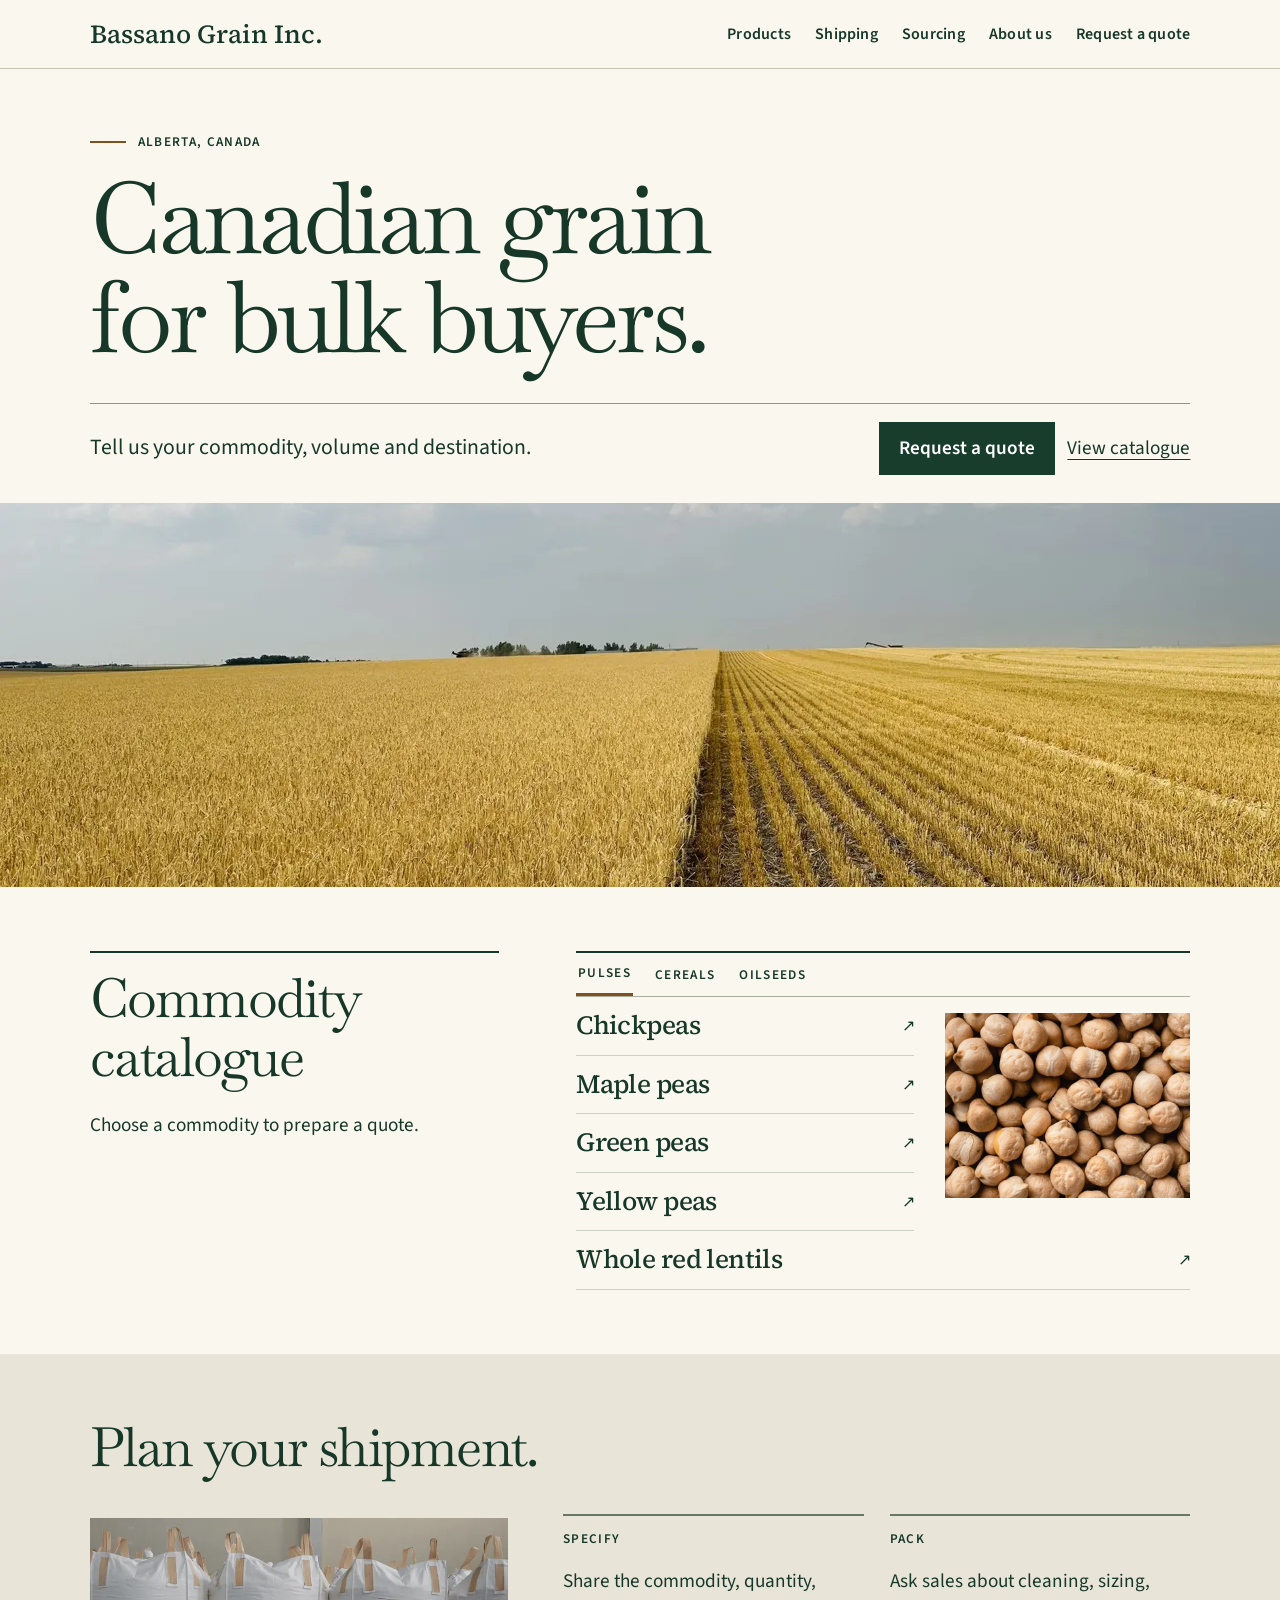
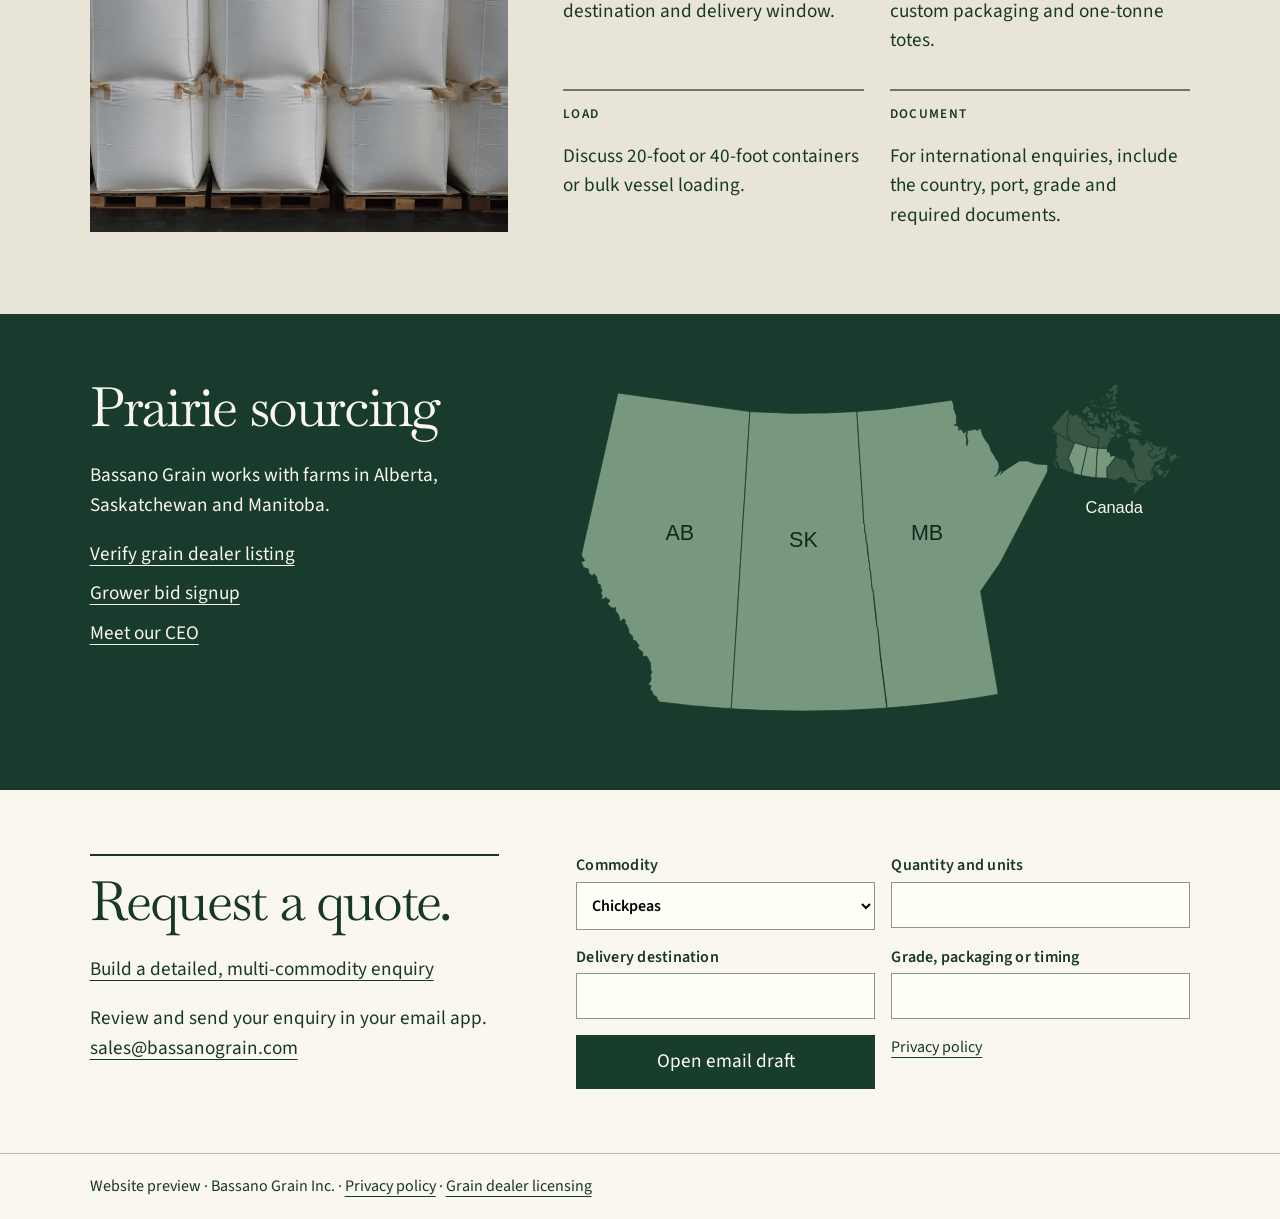
<file: index.html>
<!doctype html><html lang="en-CA"><meta charset="utf-8"><meta name="viewport" content="width=device-width,initial-scale=1"><meta name="robots" content="noindex,nofollow"><title>Bassano Grain | Canadian grains, pulses and oilseeds</title><meta name="site-version" content="bassano-preview v2.4.0"><link rel="preload" as="font" type="font/woff2" href="assets/display.woff2" crossorigin><link rel="preload" as="font" type="font/woff2" href="assets/sans.woff2" crossorigin><link rel="stylesheet" href="assets/design.css?v=2.3.1"><body><a class="skip" href="#main">Skip to content</a><header><strong><a href="index.html" style="text-decoration:none">Bassano Grain Inc.</a></strong><button hidden class="menub" aria-controls="nav" aria-expanded="false">Menu</button><nav id="nav" aria-label="Main"><a href="#products">Products</a><a href="#shipping">Shipping</a><a href="#about">Sourcing</a><a href="about.html">About us</a><a href="#quote">Request a quote</a></nav></header><main id="main"><section class=hero><span class=ey>Alberta, Canada</span><h1>Canadian grain<br> for bulk buyers.</h1><div class=row><p>Tell us your commodity, volume and destination.</p><div><a class=cta href="#quote">Request a quote</a> &nbsp; <a href="#products">View catalogue</a></div></div></section><img class="photo" fetchpriority="high" src="assets/field1920.webp" srcset="assets/field480.webp 480w, assets/field800.webp 800w, assets/field1280.webp 1280w, assets/field1920.webp 1920w" width="2500" height="1875" sizes="100vw" alt="Golden Prairie field beneath an open sky"><section id="products" class="catalog"><div><h2>Commodity<br>catalogue</h2><p>Choose a commodity to prepare a quote.</p></div><div><div class="tabs" role="tablist" aria-label="Commodity family"><button role="tab" id="tab-Pulses" aria-controls="panel-Pulses">Pulses</button><button role="tab" id="tab-Cereals" aria-controls="panel-Cereals">Cereals</button><button role="tab" id="tab-Oilseeds" aria-controls="panel-Oilseeds">Oilseeds</button></div><div id="panel-Pulses" role="tabpanel" aria-labelledby="tab-Pulses"><img class="trade-photo" src="assets/pulse360.webp" srcset="assets/pulse360.webp 360w, assets/pulse720.webp 720w" sizes="(max-width:760px) 86vw, 33vw" width="720" height="540" loading="lazy" decoding="async" alt="Chickpeas"><a class="tile" data-product="Chickpeas" href="#quote">Chickpeas<span aria-hidden="true">↗</span></a><a class="tile" data-product="Maple peas" href="#quote">Maple peas<span aria-hidden="true">↗</span></a><a class="tile" data-product="Green peas" href="#quote">Green peas<span aria-hidden="true">↗</span></a><a class="tile" data-product="Yellow peas" href="#quote">Yellow peas<span aria-hidden="true">↗</span></a><a class="tile" data-product="Whole red lentils" href="#quote">Whole red lentils<span aria-hidden="true">↗</span></a></div><div id="panel-Cereals" role="tabpanel" aria-labelledby="tab-Cereals"><img class="trade-photo" src="assets/cereal360.webp" srcset="assets/cereal360.webp 360w, assets/cereal720.webp 720w" sizes="(max-width:760px) 86vw, 33vw" width="720" height="540" loading="lazy" decoding="async" alt="Close-up of cereal grain"><a class="tile" data-product="Spring wheat" href="#quote">Spring wheat<span aria-hidden="true">↗</span></a><a class="tile" data-product="Canadian oats" href="#quote">Canadian oats<span aria-hidden="true">↗</span></a><a class="tile" data-product="Rye" href="#quote">Rye<span aria-hidden="true">↗</span></a></div><div id="panel-Oilseeds" role="tabpanel" aria-labelledby="tab-Oilseeds"><img class="trade-photo" src="assets/flax360.webp" srcset="assets/flax360.webp 360w, assets/flax720.webp 720w" sizes="(max-width:760px) 86vw, 33vw" width="720" height="540" loading="lazy" decoding="async" alt="Brown flaxseed"><a class="tile" data-product="Flaxseed" href="#quote">Flaxseed<span aria-hidden="true">↗</span></a></div></div></section><section class=log id=shipping><h2>Plan your shipment.</h2><div class="log-layout"><img class="trade-photo" src="assets/tote360.webp" srcset="assets/tote360.webp 360w, assets/tote720.webp 720w" sizes="(max-width:760px) 86vw, 33vw" width="720" height="540" loading="lazy" decoding="async" alt="White bulk totes stacked on wooden pallets"><div class=steps><div><h3>Specify</h3><p>Share the commodity, quantity, destination and delivery window.</p></div><div><h3>Pack</h3><p>Ask sales about cleaning, sizing, custom packaging and one-tonne totes.</p></div><div><h3>Load</h3><p>Discuss 20-foot or 40-foot containers or bulk vessel loading.</p></div><div><h3>Document</h3><p>For international enquiries, include the country, port, grade and required documents.</p></div></div></div></section><section class=source id=about><div><h2>Prairie sourcing</h2><p>Bassano Grain works with farms in Alberta, Saskatchewan and Manitoba.</p><a href="https://www.canada.ca/en/grain-commission/services/licensing-reporting/licensed-grain-companies.html">Verify grain dealer listing</a><br><a href="https://www.bassanograin.com/contact">Grower bid signup</a><br><a href="about.html">Meet our CEO</a></div><img src="assets/prairies.svg?v=2.2" alt="Map showing Alberta, Saskatchewan and Manitoba" width="600" height="340"></section><section class=quote id=quote><div><h2>Request a quote.</h2><p><a href="quote-worksheet.html">Build a detailed, multi-commodity enquiry</a></p><p>Review and send your enquiry in your email app. <a href="mailto:sales@bassanograin.com">sales@bassanograin.com</a></p></div><form novalidate><label>Commodity<select id="product"><option>Chickpeas</option><option>Maple peas</option><option>Green peas</option><option>Yellow peas</option><option>Whole red lentils</option><option>Spring wheat</option><option>Canadian oats</option><option>Rye</option><option>Flaxseed</option></select></label><label>Quantity and units<input id=qty required aria-describedby="qty-error"><span id="qty-error" class="error"></span></label><label>Delivery destination<input id=dest required aria-describedby="dest-error"><span id="dest-error" class="error"></span></label><label>Grade, packaging or timing<input id=spec></label><button>Open email draft</button><small><a href="https://www.bassanograin.com/privacy-policy">Privacy policy</a></small></form><div id="draft-help" class="draft-help" hidden><p role="status"></p><button type="button" data-copy>Copy full enquiry</button> <button type="button" data-retry>Open prepared draft</button><textarea hidden readonly aria-label="Full enquiry to copy"></textarea><p>Nothing is sent until you press send in your email app. <a href="https://www.bassanograin.com/privacy-policy">Privacy policy</a></p></div></section></main><footer>Website preview · Bassano Grain Inc. · <a href="https://www.bassanograin.com/privacy-policy">Privacy policy</a> · <a href="grain-licensing.html">Grain dealer licensing</a><!-- bassano-preview v2.4.0 --></footer><script>console.info('bassano-preview v2.4.0');const product=document.querySelector('#product');document.querySelectorAll('[data-product]').forEach(a=>a.onclick=()=>{product.value=a.dataset.product;document.querySelector('a[href^="quote-worksheet.html"]').hash="c="+product.value.toLowerCase().replaceAll(" ","-")});document.querySelector('form').onsubmit=e=>{e.preventDefault();let first;for(const [id,valid,msg] of [['qty',/^(?=.*[1-9])(?=.*[a-z])/i.test(document.querySelector('#qty').value),'Enter a quantity and unit, such as 20 tonnes.'],['dest',document.querySelector('#dest').value.trim().length>0,'Enter your delivery destination.']]){const field=document.getElementById(id);field.setAttribute('aria-invalid',String(!valid));document.getElementById(id+'-error').textContent=valid?'':msg;if(!valid&&!first)first=field}if(first){first.focus();return}const val=id=>document.getElementById(id).value;import('./assets/js/quote/send.mjs').then(({openDraft})=>openDraft('Quote request: '+product.value,['Commodity: '+product.value,'Quantity: '+val('qty'),'Destination: '+val('dest'),'Requirements: '+val('spec')].join('\n'),document.getElementById('draft-help')));};const m=document.querySelector('.menub'),nav=document.querySelector('#nav'),mq=matchMedia('(max-width:760px)');function closeMenu(){nav.hidden=mq.matches;m.setAttribute('aria-expanded','false')}m.hidden=false;closeMenu();mq.addEventListener('change',closeMenu);m.onclick=()=>{nav.hidden=!nav.hidden;m.setAttribute('aria-expanded',String(!nav.hidden))};nav.onclick=closeMenu;document.addEventListener('keydown',e=>{if(e.key==='Escape'&&mq.matches&&!nav.hidden){closeMenu();m.focus()}});const tabs=[...document.querySelectorAll('[role=tab]')];function activate(i){tabs.forEach((t,j)=>{t.tabIndex=i===j?0:-1;t.setAttribute('aria-selected',String(i===j));document.getElementById(t.getAttribute('aria-controls')).hidden=i!==j})}tabs.forEach((t,i)=>{t.onclick=()=>activate(i);t.onkeydown=e=>{let j={Home:0,End:2,ArrowRight:(i+1)%3,ArrowLeft:(i+2)%3}[e.key];if(j!==undefined){e.preventDefault();activate(j);tabs[j].focus()}}});activate(0);addEventListener('scroll',()=>document.querySelector('header').classList.toggle('compact',scrollY>32),{passive:true});</script></body></html>
</file>
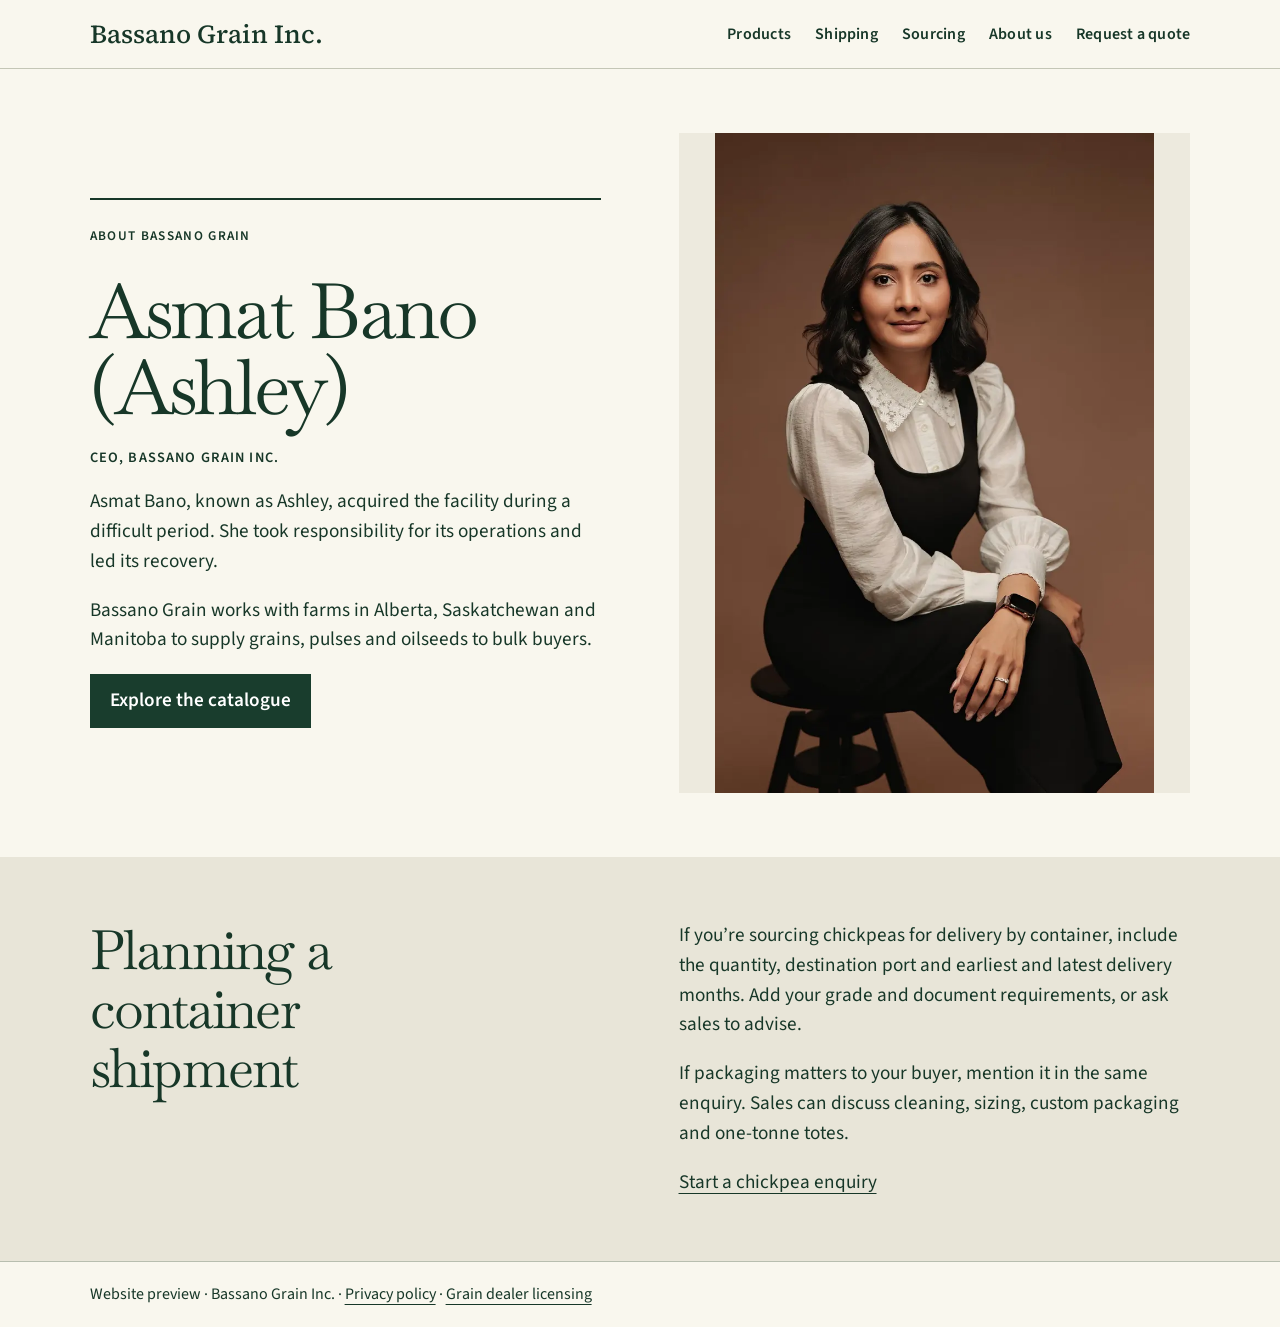
<file: about.html>
<!doctype html><html lang="en-CA"><meta charset="utf-8"><meta name="viewport" content="width=device-width,initial-scale=1"><meta name="robots" content="noindex,nofollow"><title>About Bassano Grain | Asmat Bano (Ashley)</title><meta name="site-version" content="bassano-preview v2.4.0"><link rel="preload" as="font" type="font/woff2" href="assets/display.woff2" crossorigin><link rel="preload" as="font" type="font/woff2" href="assets/sans.woff2" crossorigin><link rel="stylesheet" href="assets/design.css?v=2.3.1"><body><a class="skip" href="#main">Skip to content</a><header><strong><a href="index.html" style="text-decoration:none">Bassano Grain Inc.</a></strong><button hidden class="menub" aria-controls="nav" aria-expanded="false">Menu</button><nav id="nav" aria-label="Main"><a href="index.html#products">Products</a><a href="index.html#shipping">Shipping</a><a href="index.html#about">Sourcing</a><a href="about.html">About us</a><a href="index.html#quote">Request a quote</a></nav></header><main id="main"><section class="biog"><div><span class="ey">About Bassano Grain</span><h1>Asmat Bano<br>(Ashley)</h1><p>CEO, Bassano Grain Inc.</p><p>Asmat Bano, known as Ashley, acquired the facility during a difficult period. She took responsibility for its operations and led its recovery.</p><p>Bassano Grain works with farms in Alberta, Saskatchewan and Manitoba to supply grains, pulses and oilseeds to bulk buyers.</p><a class="cta" href="index.html#products">Explore the catalogue</a></div><img class="portrait" src="assets/ashley800.webp" srcset="assets/ashley480.webp 480w, assets/ashley800.webp 800w" width="1500" height="2251" sizes="(max-width:760px) 86vw, 42vw" alt="Asmat Bano (Ashley), CEO of Bassano Grain Inc."></section><section class="buyer-note" aria-labelledby="shipment-heading"><h2 id="shipment-heading">Planning a container shipment</h2><div><p>If you’re sourcing chickpeas for delivery by container, include the quantity, destination port and earliest and latest delivery months. Add your grade and document requirements, or ask sales to advise.</p><p>If packaging matters to your buyer, mention it in the same enquiry. Sales can discuss cleaning, sizing, custom packaging and one-tonne totes.</p><a href="quote-worksheet.html#c=chickpeas">Start a chickpea enquiry</a></div></section></main><footer>Website preview · Bassano Grain Inc. · <a href="https://www.bassanograin.com/privacy-policy">Privacy policy</a> · <a href="grain-licensing.html">Grain dealer licensing</a><!-- bassano-preview v2.4.0 --></footer><script>const m=document.querySelector('.menub'),nav=document.querySelector('#nav'),mq=matchMedia('(max-width:760px)');function closeMenu(){nav.hidden=mq.matches;m.setAttribute('aria-expanded','false')}m.hidden=false;closeMenu();mq.addEventListener('change',closeMenu);m.onclick=()=>{nav.hidden=!nav.hidden;m.setAttribute('aria-expanded',String(!nav.hidden))};nav.onclick=closeMenu;document.addEventListener('keydown',e=>{if(e.key==='Escape'&&mq.matches&&!nav.hidden){closeMenu();m.focus()}});console.info('bassano-preview v2.4.0');addEventListener('scroll',()=>document.querySelector('header').classList.toggle('compact',scrollY>32),{passive:true});</script></body></html>
</file>
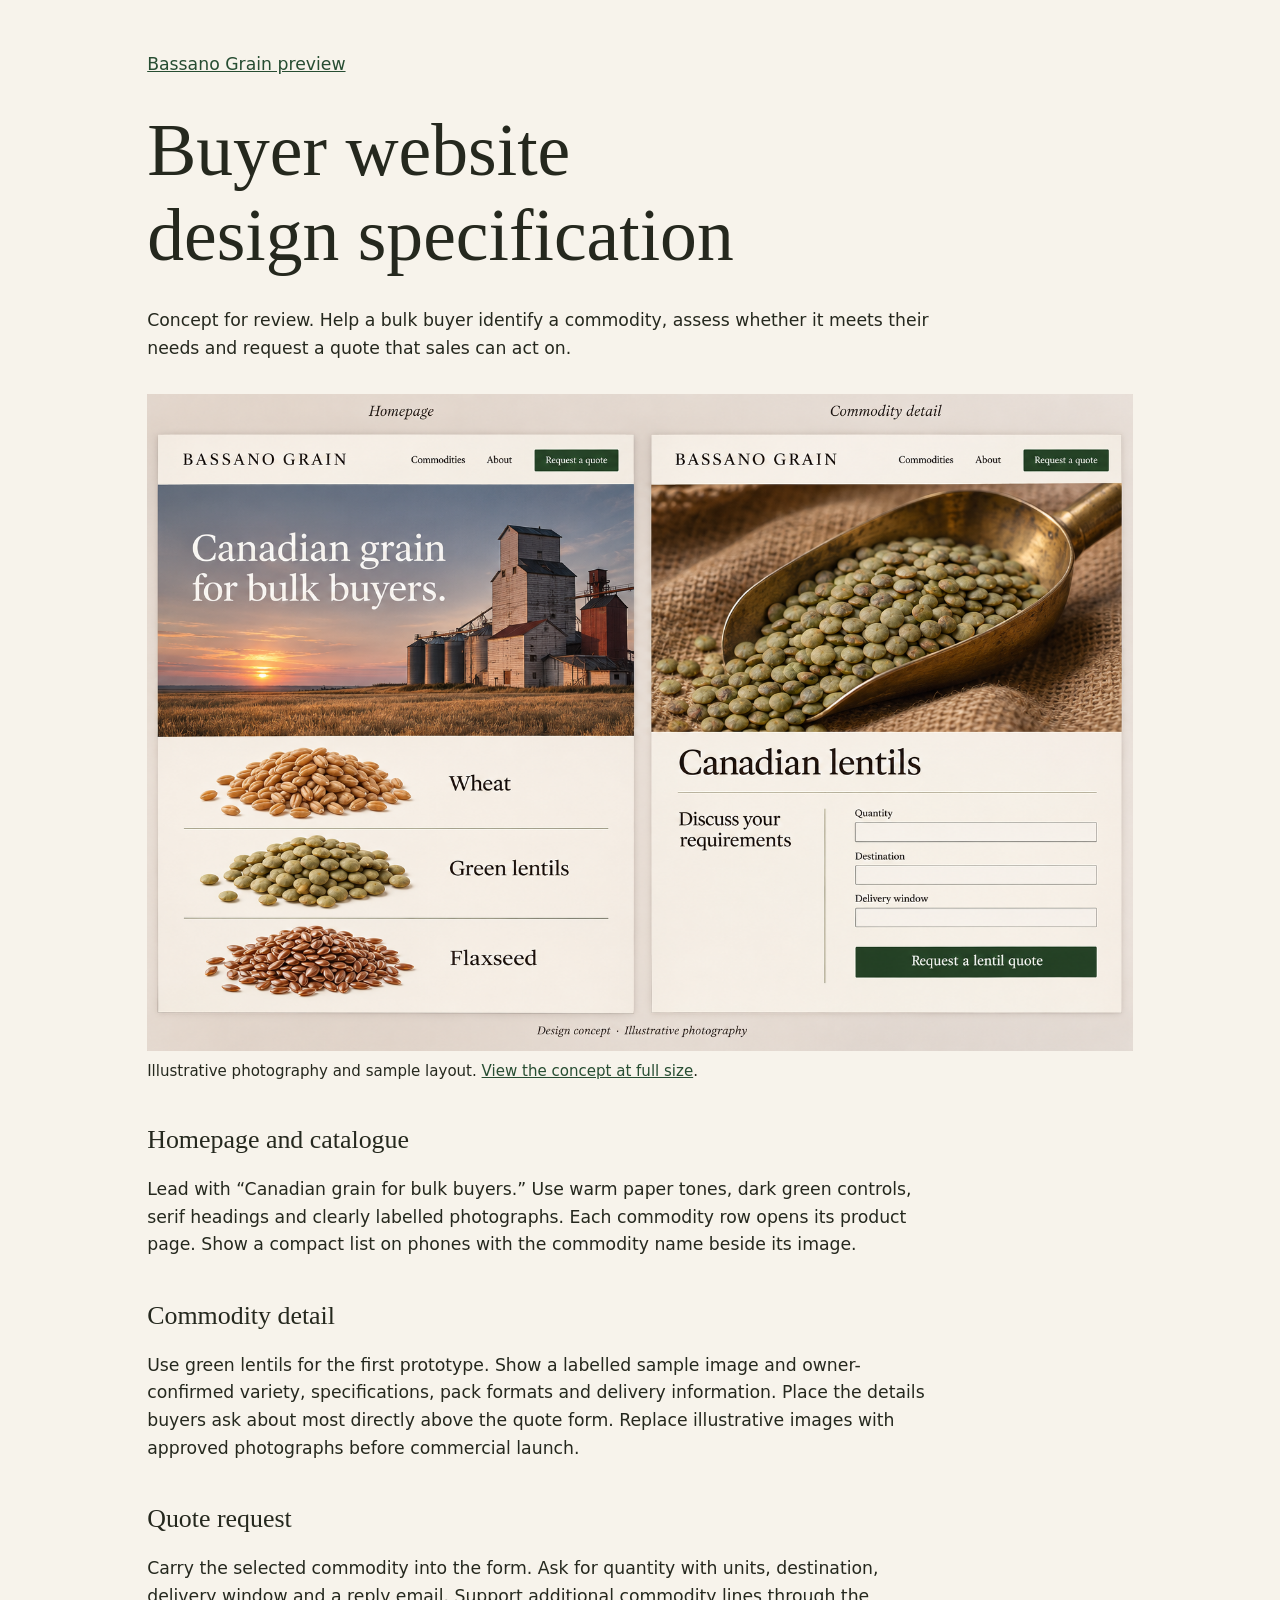
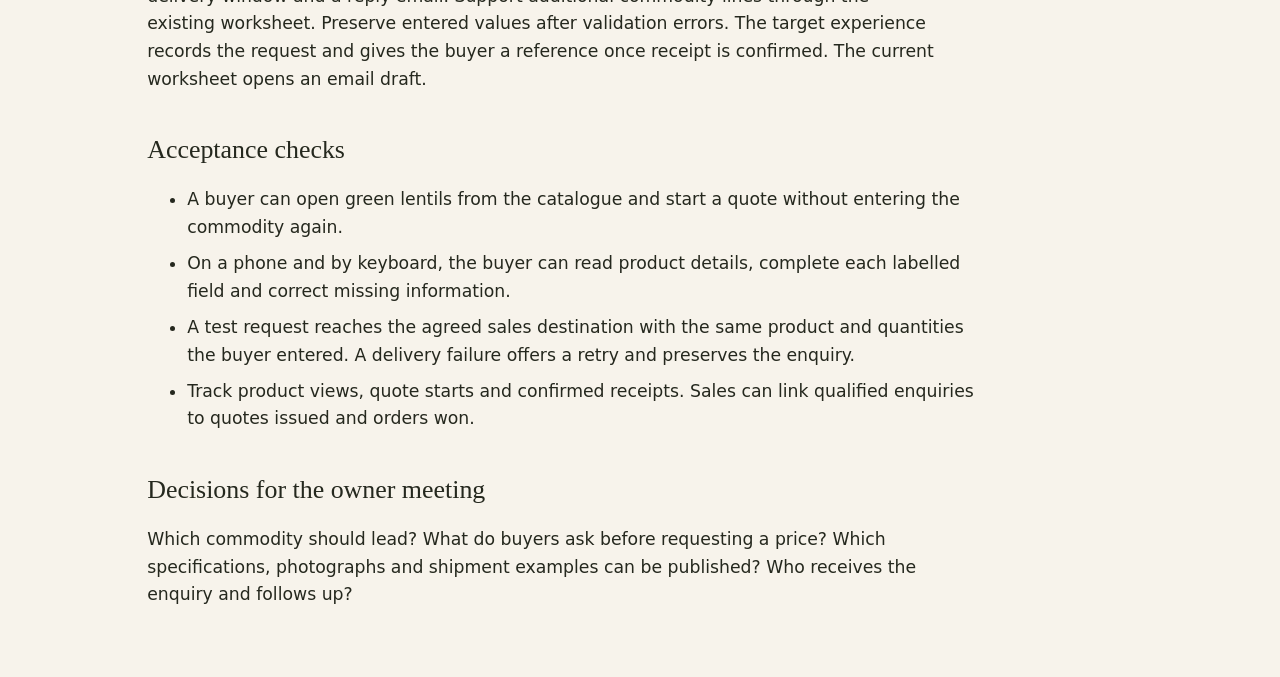
<file: buyer-design-spec.html>
<!doctype html>
<html lang="en-CA">
<meta charset="utf-8">
<meta name="viewport" content="width=device-width, initial-scale=1">
<meta name="robots" content="noindex">
<title>Buyer website design specification | Bassano Grain</title>
<style>
*{box-sizing:border-box}body{margin:0;background:#f7f3eb;color:#25281e;font:1.08rem/1.6 system-ui,sans-serif}main{max-width:68rem;margin:auto;padding:clamp(1rem,4vw,4rem)}h1,h2{font-family:Georgia,serif;font-weight:normal;line-height:1.15}h1{font-size:clamp(2.4rem,6vw,4.6rem);max-width:16ch;margin:.4em 0}h2{margin-top:1.6em}p,li{max-width:72ch}a{color:#274d32}figure{margin:2rem 0}img{display:block;width:100%;height:auto}figcaption{margin-top:.5rem;font-size:.94rem}li{margin:.5em 0}
</style>
<main>
<a href="index.html">Bassano Grain preview</a>
<h1>Buyer website design specification</h1>
<p>Concept for review. Help a bulk buyer identify a commodity, assess whether it meets their needs and request a quote that sales can act on.</p>
<figure><a href="assets/buyer-concept.png"><img src="assets/buyer-concept.png" width="1536" height="1024" alt="Two desktop concepts showing a grain catalogue beside a lentil detail page with a short quote form"></a><figcaption>Illustrative photography and sample layout. <a href="assets/buyer-concept.png">View the concept at full size</a>.</figcaption></figure>
<h2>Homepage and catalogue</h2>
<p>Lead with “Canadian grain for bulk buyers.” Use warm paper tones, dark green controls, serif headings and clearly labelled photographs. Each commodity row opens its product page. Show a compact list on phones with the commodity name beside its image.</p>
<h2>Commodity detail</h2>
<p>Use green lentils for the first prototype. Show a labelled sample image and owner-confirmed variety, specifications, pack formats and delivery information. Place the details buyers ask about most directly above the quote form. Replace illustrative images with approved photographs before commercial launch.</p>
<h2>Quote request</h2>
<p>Carry the selected commodity into the form. Ask for quantity with units, destination, delivery window and a reply email. Support additional commodity lines through the existing worksheet. Preserve entered values after validation errors. The target experience records the request and gives the buyer a reference once receipt is confirmed. The current worksheet opens an email draft.</p>
<h2>Acceptance checks</h2>
<ul><li>A buyer can open green lentils from the catalogue and start a quote without entering the commodity again.</li><li>On a phone and by keyboard, the buyer can read product details, complete each labelled field and correct missing information.</li><li>A test request reaches the agreed sales destination with the same product and quantities the buyer entered. A delivery failure offers a retry and preserves the enquiry.</li><li>Track product views, quote starts and confirmed receipts. Sales can link qualified enquiries to quotes issued and orders won.</li></ul>
<h2>Decisions for the owner meeting</h2>
<p>Which commodity should lead? What do buyers ask before requesting a price? Which specifications, photographs and shipment examples can be published? Who receives the enquiry and follows up?</p>
</main>
</html>
</file>
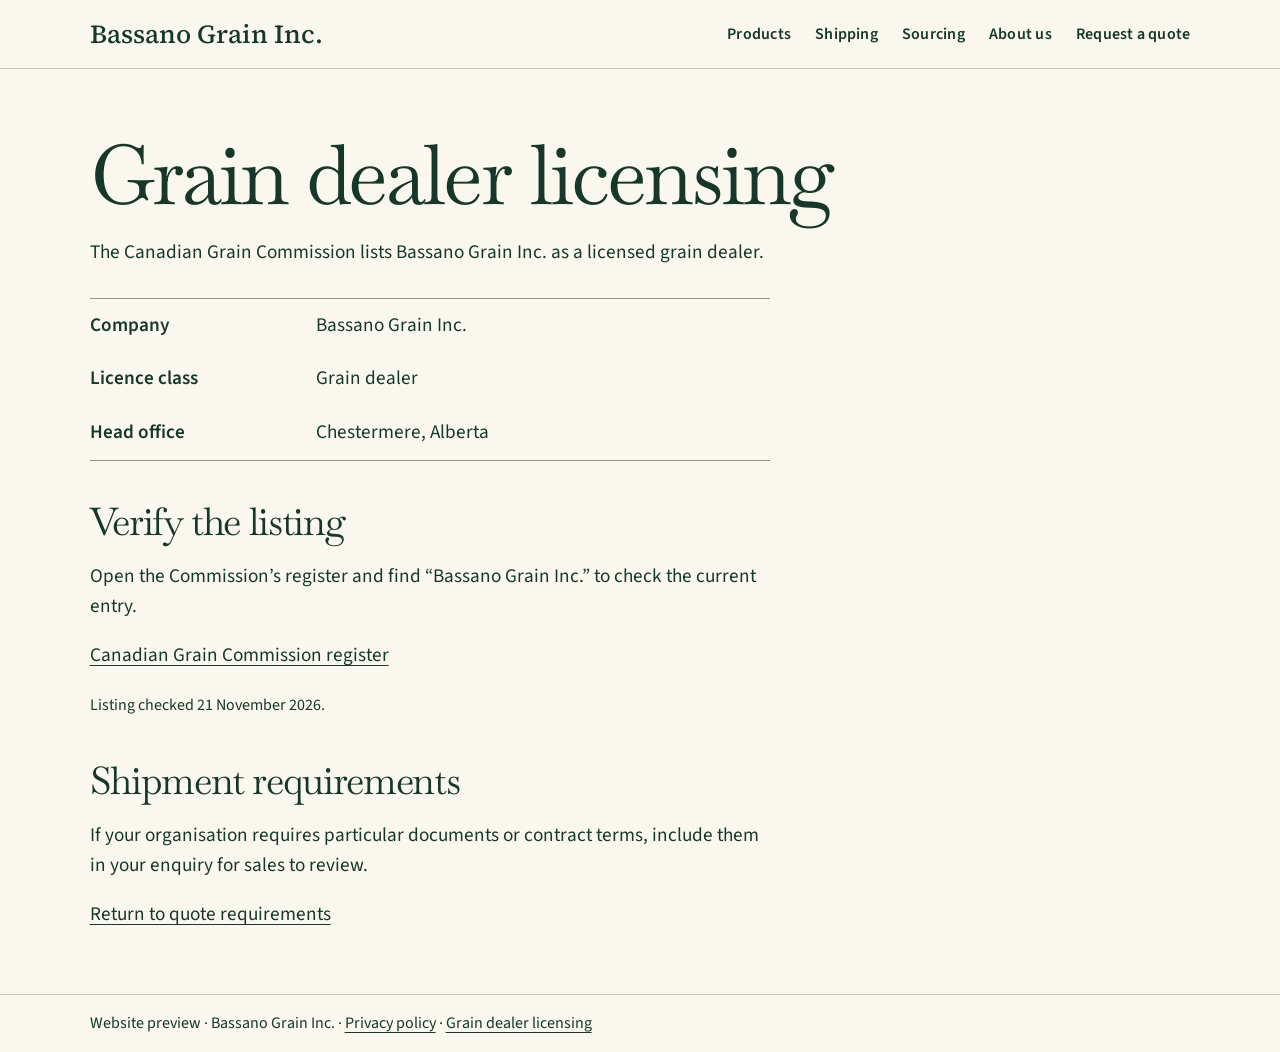
<file: grain-licensing.html>
<!doctype html><html lang="en-CA"><meta charset=utf-8><link rel="preload" href="assets/display.woff2" as="font" type="font/woff2" crossorigin><link rel="preload" href="assets/sans.woff2" as="font" type="font/woff2" crossorigin><meta name=viewport content="width=device-width,initial-scale=1"><meta name=robots content="noindex,nofollow"><meta name="site-version" content="bassano-preview v2.4.0"><title>Grain dealer licensing | Bassano Grain Inc.</title><style>@font-face{font-family:Display;src:url(assets/display.woff2)}body{margin:0 auto;padding:4vw 7vw;max-width:1050px;background:#f9f7ee;color:#173728;font:18px/1.6 Arial,sans-serif}header{border-bottom:1px solid #899889;padding-bottom:18px}main{max-width:760px}h1,h2,header{font-family:Display,Georgia,serif}h1{font-size:clamp(44px,8vw,92px);line-height:1}dl{border-block:1px solid #899889;padding:16px 0}dt{font-weight:bold}dd{margin:0 0 12px}a{color:inherit;text-underline-offset:4px}</style><link rel="stylesheet" href="assets/secondary.css"><a class="skip" href="#main">Skip to content</a><header><strong><a href="index.html" style="text-decoration:none">Bassano Grain Inc.</a></strong><button hidden class="menub" aria-controls="nav" aria-expanded="false">Menu</button><nav id="nav" aria-label="Main"><a href="index.html#products">Products</a><a href="index.html#shipping">Shipping</a><a href="index.html#about">Sourcing</a><a href="about.html">About us</a><a href="index.html#quote">Request a quote</a></nav></header><main id="main" class="licence"><h1>Grain dealer licensing</h1><p>The Canadian Grain Commission lists Bassano Grain Inc. as a licensed grain dealer.</p><dl class="register"><dt>Company</dt><dd>Bassano Grain Inc.</dd><dt>Licence class</dt><dd>Grain dealer</dd><dt>Head office</dt><dd>Chestermere, Alberta</dd></dl><h2>Verify the listing</h2><p>Open the Commission’s register and find “Bassano Grain Inc.” to check the current entry.</p><a href="https://www.canada.ca/en/grain-commission/services/licensing-reporting/licensed-grain-companies.html">Canadian Grain Commission register</a><p><small>Listing checked 21 November 2026.</small></p><h2>Shipment requirements</h2><p>If your organisation requires particular documents or contract terms, include them in your enquiry for sales to review.</p><a href="quote-worksheet.html#terms">Return to quote requirements</a></main><footer>Website preview · Bassano Grain Inc. · <a href="https://www.bassanograin.com/privacy-policy">Privacy policy</a> · <a href="grain-licensing.html">Grain dealer licensing</a><!-- bassano-preview v2.4.0 --></footer><!-- bassano-preview v2.4.0 --><script>const m=document.querySelector('.menub'),nav=document.querySelector('#nav'),mq=matchMedia('(max-width:760px)');function closeMenu(){nav.hidden=mq.matches;m.setAttribute('aria-expanded','false')}m.hidden=false;closeMenu();mq.addEventListener('change',closeMenu);m.onclick=()=>{nav.hidden=!nav.hidden;m.setAttribute('aria-expanded',String(!nav.hidden))};nav.onclick=closeMenu;document.addEventListener('keydown',e=>{if(e.key==='Escape'&&mq.matches&&!nav.hidden){closeMenu();m.focus()}});console.info("bassano-preview v2.4.0")</script></html>
</file>
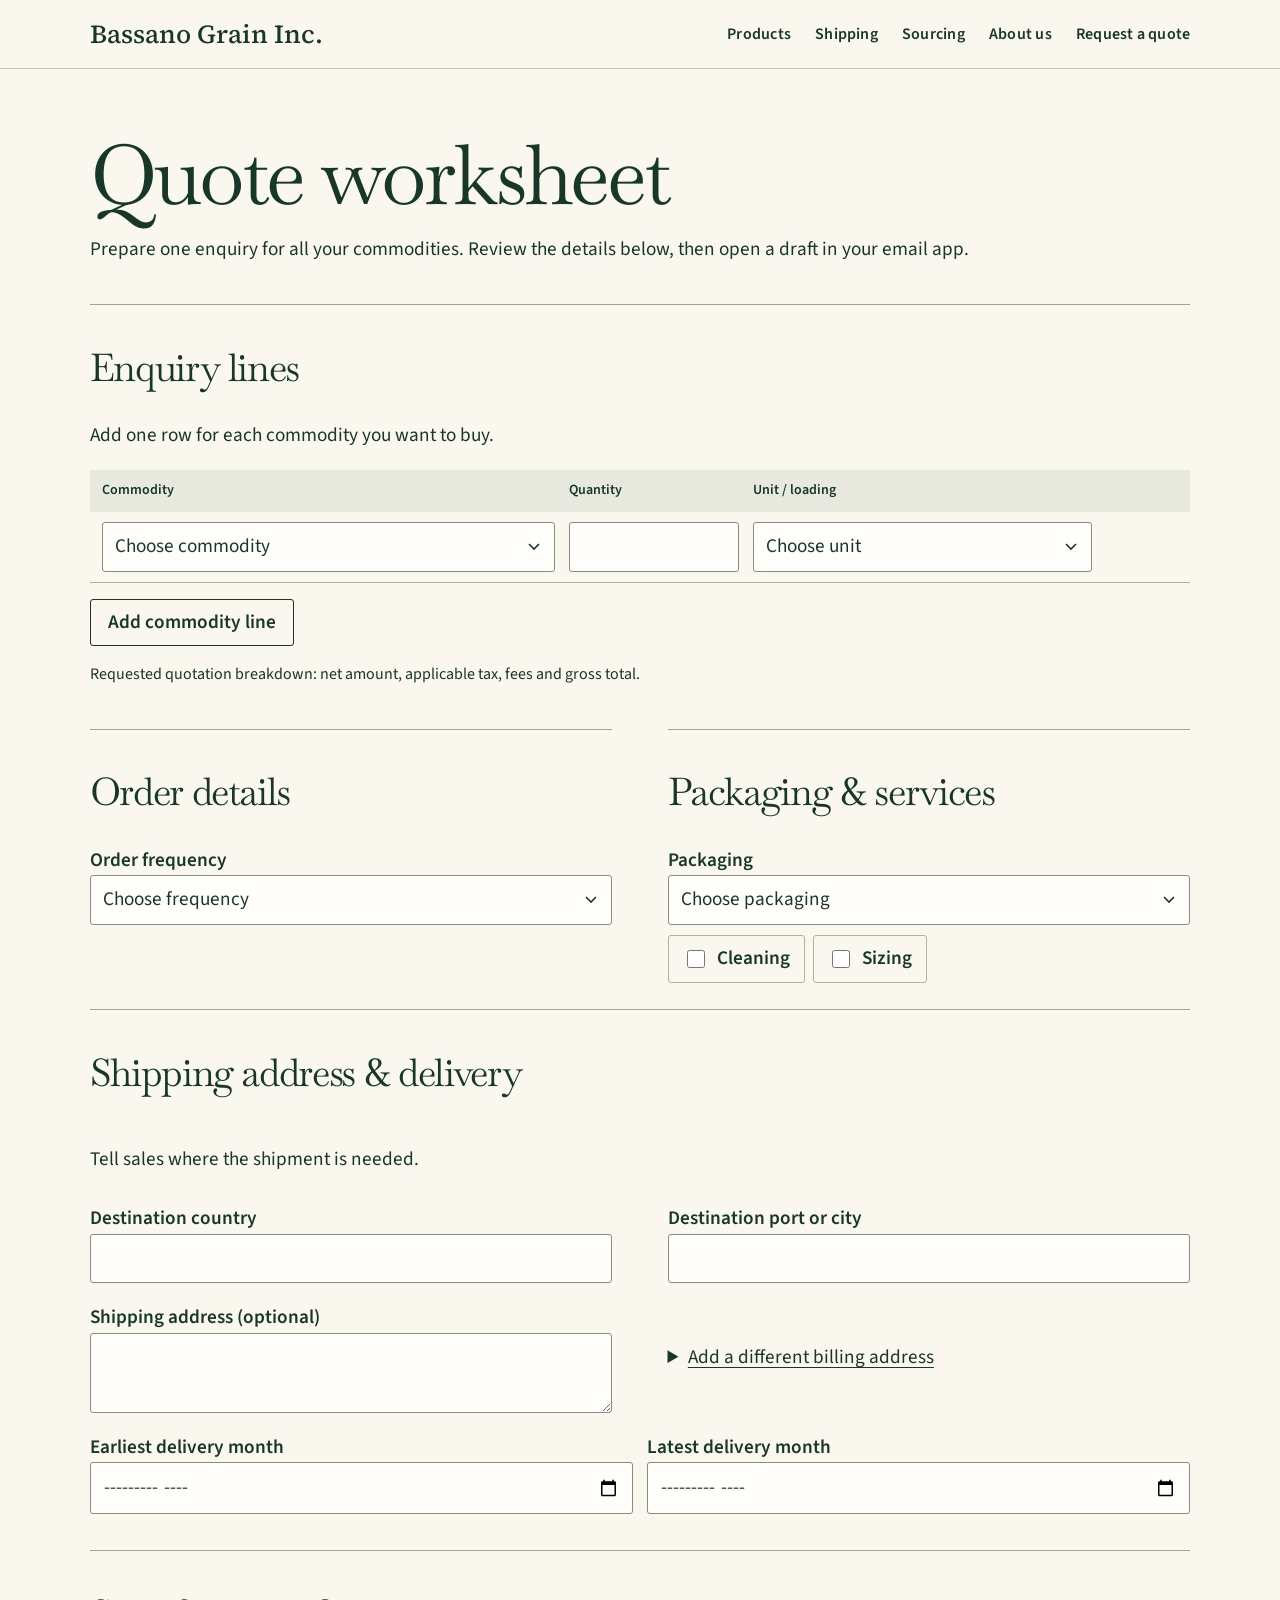
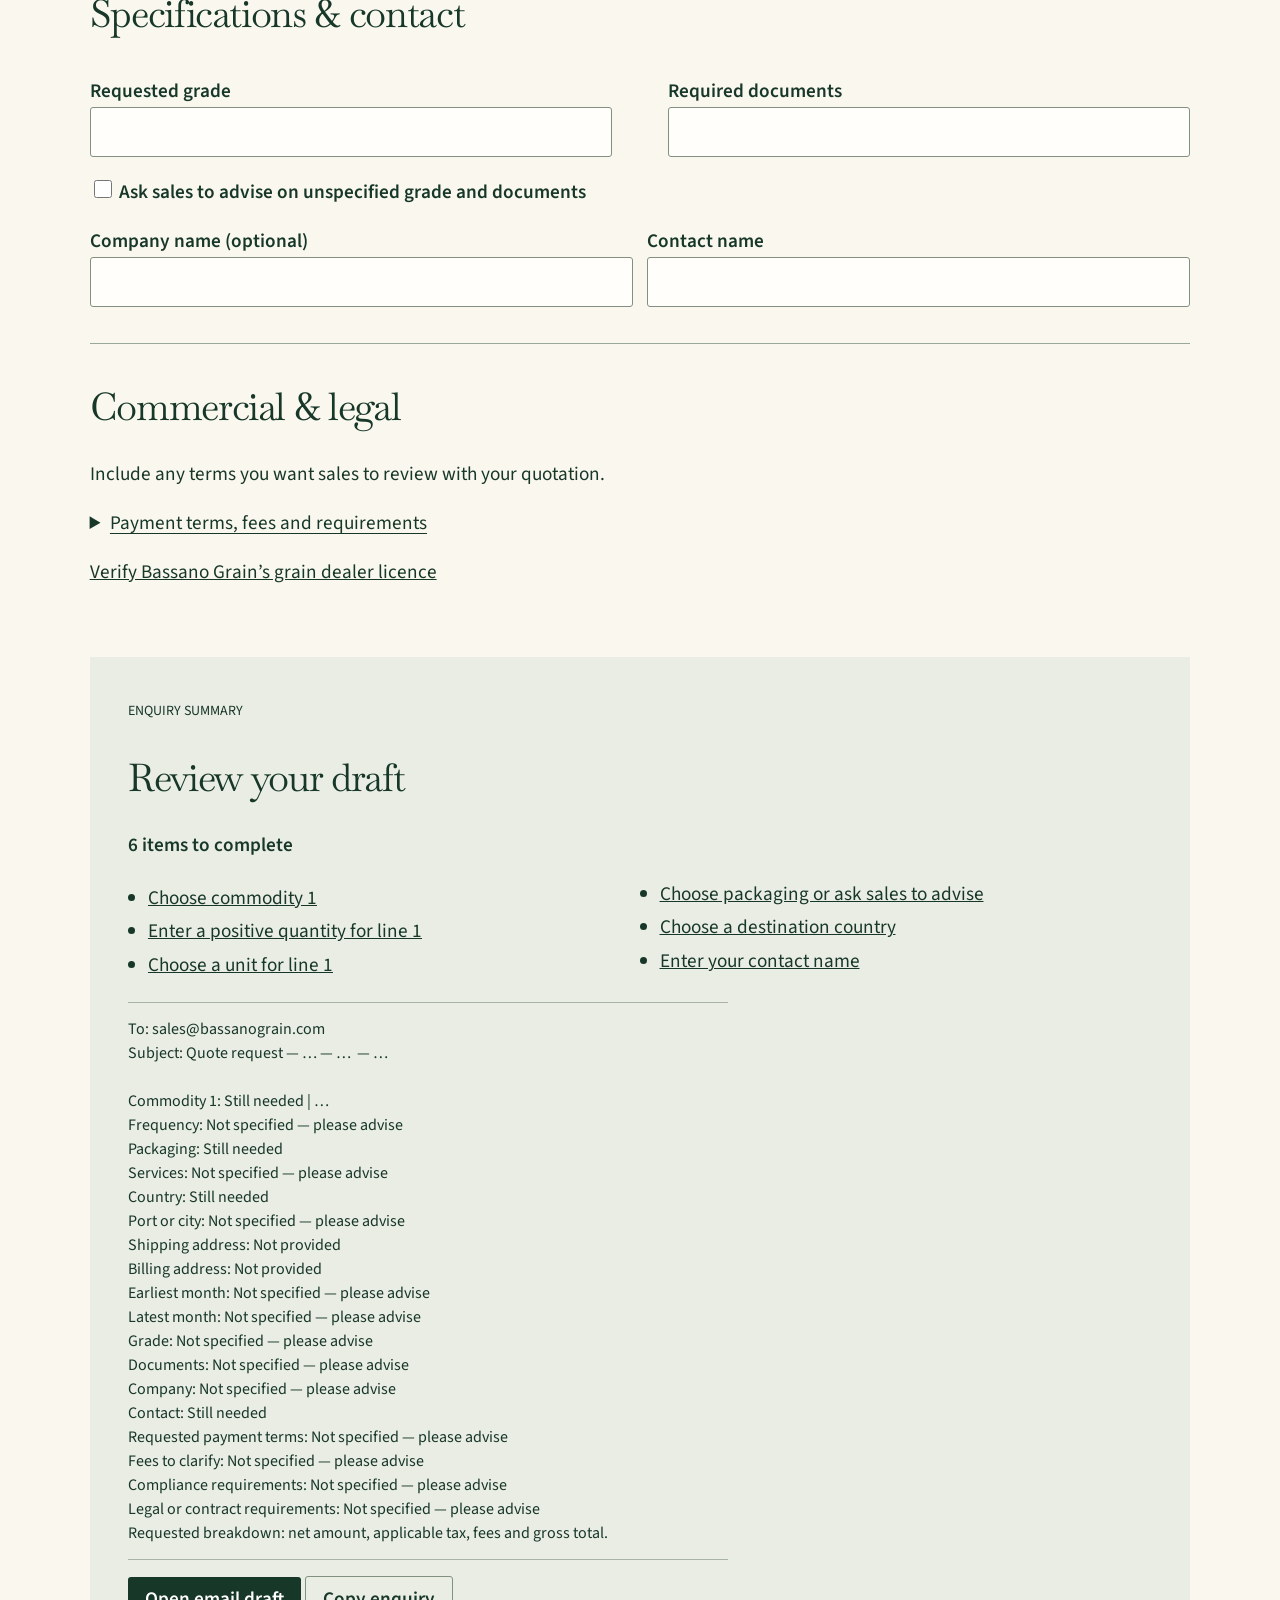
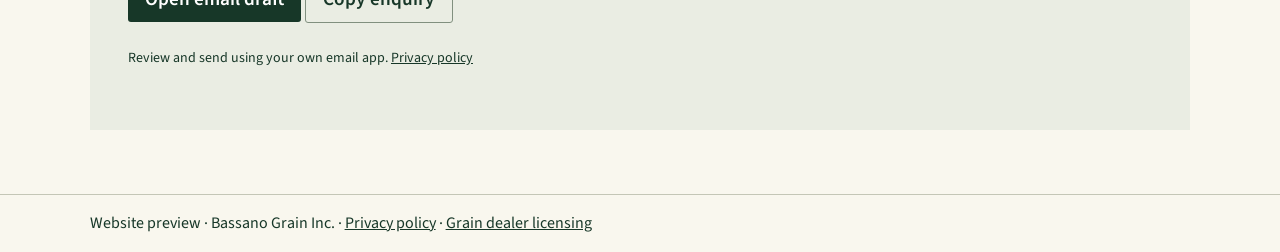
<file: quote-worksheet.html>
<!doctype html><html lang=en><meta charset=utf-8><link rel="preload" href="assets/display.woff2" as="font" type="font/woff2" crossorigin><link rel="preload" href="assets/sans.woff2" as="font" type="font/woff2" crossorigin><meta name=viewport content="width=device-width,initial-scale=1"><meta name="robots" content="noindex,nofollow"><meta name="site-version" content="bassano-preview v2.4.0"><title>Quote worksheet | Bassano Grain Inc.</title><style>@font-face{font-family:Display;src:url(assets/display.woff2)}@font-face{font-family:Sans;src:url(assets/sans.woff2)}*{box-sizing:border-box}body{margin:auto;max-width:1340px;padding:24px 5%;background:#f9f7ee;color:#173728;font:18px/1.45 Sans,Arial,sans-serif}header{border-bottom:1px solid #9aa897;display:flex;justify-content:space-between;align-items:center;padding-bottom:14px}header strong,h1,h2{font-family:Display,Georgia,serif;font-weight:400}h1{font-size:clamp(3rem,7vw,6rem);line-height:1;margin:.5em 0 .15em}h2{font-size:2rem;line-height:1.1}main{display:grid;grid-template-columns:1.25fr 1fr;gap:6%}section{padding:10px 0 26px;border-top:1px solid #9aa897;scroll-margin-top:20px}label{display:block;margin:10px 0}input,select,textarea,button{font:inherit}input:not([type=checkbox]),select,textarea{display:block;width:100%;padding:8px;border:1px solid #889586;background:#fffefa;color:#173728}button{cursor:pointer;padding:8px 16px;color:white;background:#173728;border:0}a{color:inherit}.pair{display:grid;grid-template-columns:1fr 1fr;gap:14px}aside{align-self:start;position:sticky;top:12px;background:#eaede3;padding:20px;max-height:94vh;overflow:auto}pre{white-space:pre-wrap;overflow-wrap:anywhere;font:16px/1.5 Sans,Arial}nav{display:flex;gap:16px;flex-wrap:wrap;margin:22px 0}#bar{display:none}small{font-size:14px}button:focus-visible,a:focus-visible,input:focus-visible,select:focus-visible,textarea:focus-visible{outline:3px solid #985f28;outline-offset:2px}@media(max-width:1023px){main{display:block}aside{position:static;max-height:none}#bar{display:block;position:fixed;bottom:0;left:0;width:100%;z-index:2}body{padding-bottom:65px}.pair{grid-template-columns:1fr;gap:0}}
@font-face{font-family:Sans;src:url(assets/semibold.woff2);font-weight:600;font-display:swap}
:root{--ink:#173728;--rule:#aab4a6;--paper:#f9f7ee}
button{min-height:44px;border-radius:3px;font-weight:600;line-height:1.2;padding:11px 17px}
button:active{transform:translateY(1px)}button:disabled{opacity:.52;cursor:default}
#rail{display:flex;flex-wrap:wrap;gap:0;border-block:1px solid var(--rule);padding:4px 0}
#rail a{display:inline-flex;align-items:center;min-height:44px;padding:6px 13px;font-weight:600;text-decoration:none}
#rail a:focus-visible,#rail a:hover{text-decoration:underline;text-underline-offset:5px}
label{font-weight:600}input:not([type=checkbox]),select,textarea{min-height:46px;border-color:#81907f;border-radius:3px;padding:9px 12px;font-weight:400}
select{appearance:none;padding-right:36px;background:#fffefa url("data:image/svg+xml,%3Csvg xmlns='http://www.w3.org/2000/svg' width='12' height='8'%3E%3Cpath d='m1 1 5 5 5-5' fill='none' stroke='%23173728' stroke-width='1.6'/%3E%3C/svg%3E") no-repeat right 14px center}
#add{background:transparent;color:var(--ink);border:1px solid var(--ink);margin-top:5px}
#items button{color:#4b5149;background:transparent;padding:6px 0;text-decoration:underline;text-underline-offset:4px}
.service-options{display:flex;gap:8px;flex-wrap:wrap}.service-options label{display:inline-flex;align-items:center;gap:9px;min-height:44px;padding:8px 14px;border:1px solid var(--rule);border-radius:3px;margin:0;cursor:pointer}
.service-options label:has(:checked){border-color:var(--ink);background:#dce5d7}.service-options input,#advice{accent-color:var(--ink);width:18px;height:18px}
#needs{padding-left:20px}#needs li{margin-block:4px}#email{padding-block:14px;border-block:1px solid var(--rule)}
@media(hover:hover){button:not(:disabled):hover{background:#2e5140;color:white}#add:hover{background:#e4eadd;color:var(--ink)}}
@media(max-width:1023px){#bar{width:auto;left:16px;right:16px;bottom:max(10px,env(safe-area-inset-bottom));padding:14px 20px;box-shadow:0 2px 8px #17372826}#rail a{padding-inline:8px}body{padding-bottom:90px}aside{scroll-margin:12px}input,select{scroll-margin-bottom:74px}}
@media(max-width:480px){.pair{grid-template-columns:1fr}header{gap:14px}header small{text-align:right}#review{padding:16px}}
@media(prefers-reduced-motion:reduce){button:active{transform:none}}
main{display:block}#form{display:grid;grid-template-columns:1fr 1fr;column-gap:5%}#s1,#s5{grid-column:1/-1}#s4{grid-column:1/-1;display:grid;grid-template-columns:1fr 1fr;gap:0 5%}#s4 h2,#s4 p,#s4 .pair{grid-column:1/-1}#s4 details{align-self:center}summary{cursor:pointer;text-decoration:underline;text-underline-offset:4px}aside{position:static;max-height:none;margin-top:12px}#needs{columns:2}.line-head,.line-row{display:grid;grid-template-columns:minmax(0,2fr) minmax(5rem,.75fr) minmax(0,1.5fr) 4.5rem;gap:14px;align-items:center}.line-head{background:#e7e9df;padding:10px 12px;font-size:14px;font-weight:600}.line-row{padding:10px 12px;border-bottom:1px solid var(--rule)}.line-row label{min-width:0;margin:0}.line-row label span{position:absolute;clip-path:inset(50%);width:1px;height:1px;overflow:hidden}#add{margin-top:16px}.pricing{font-size:16px}#items button:disabled{visibility:hidden}#s5{display:grid;grid-template-columns:1fr 1fr;gap:0 5%}#s5 h2,#s5 .pair,#s5 label:has(#advice){grid-column:1/-1}@media(max-width:670px){#form,#s4,#s5{display:block}.line-head{display:none}.line-row{grid-template-columns:1fr 1.4fr;padding:14px 0;gap:8px 12px}.line-row label:first-child{grid-column:1/-1}.line-row label span{position:static;clip-path:none;width:auto;height:auto}.line-row button{justify-self:start}.line-row button:disabled{display:none}#needs{columns:1}}
</style><link rel="stylesheet" href="assets/secondary.css"><a class="skip" href="#main">Skip to content</a><header><strong><a href="index.html" style="text-decoration:none">Bassano Grain Inc.</a></strong><button hidden class="menub" aria-controls="nav" aria-expanded="false">Menu</button><nav id="nav" aria-label="Main"><a href="index.html#products">Products</a><a href="index.html#shipping">Shipping</a><a href="index.html#about">Sourcing</a><a href="about.html">About us</a><a href="index.html#quote">Request a quote</a></nav></header><main id="main" class="worksheet"><div class="page-intro"><h1>Quote worksheet</h1><p>Prepare one enquiry for all your commodities. Review the details below, then open a draft in your email app.</p></div><div id=form><section id=s1><h2>Enquiry lines</h2><p>Add one row for each commodity you want to buy.</p><div class="ledger"><div class="line-head" aria-hidden="true"><span>Commodity</span><span>Quantity</span><span>Unit / loading</span><span></span></div><div id=items></div></div><button id=add>Add commodity line</button><p class="pricing">Requested quotation breakdown: net amount, applicable tax, fees and gross total.</p></section><section id=s2><h2>Order details</h2><label>Order frequency<select id=freq></select></label></section><section id=s3><h2>Packaging &amp; services</h2><label>Packaging<select id=pack></select></label><div class="service-options"><label><input type=checkbox id=clean> Cleaning</label><label><input type=checkbox id=size> Sizing</label></div></section><section id=s4><h2>Shipping address &amp; delivery</h2><p id=why></p><label>Destination country<input id=country list=countries autocomplete=off></label><datalist id=countries></datalist><label>Destination port or city<input id=port></label><label>Shipping address (optional)<textarea id=shipaddr rows=2 autocomplete="shipping street-address"></textarea></label><details id=billbox><summary>Add a different billing address</summary><label>Billing address (optional)<textarea id=billaddr rows=2 autocomplete="billing street-address"></textarea></label></details><div class=pair><label>Earliest delivery month<input type=month id=start></label><label>Latest delivery month<input type=month id=end></label></div></section><section id=s5><h2>Specifications &amp; contact</h2><label>Requested grade<input id=grade></label><label>Required documents<input id=docs></label><label><input type=checkbox id=advice> Ask sales to advise on unspecified grade and documents</label><div class=pair><label>Company name (optional)<input id=company></label><label>Contact name<input id=contact></label></div></section><section id=terms><h2>Commercial &amp; legal</h2><p>Include any terms you want sales to review with your quotation.</p><details><summary>Payment terms, fees and requirements</summary><label>Requested payment terms (optional)<textarea id=payment rows=2></textarea></label><label>Fees to itemise or clarify (optional)<textarea id=fees rows=2></textarea></label><label>Compliance requirements (optional)<textarea id=compliance rows=2></textarea></label><label>Legal or contract requirements (optional)<textarea id=legal rows=2></textarea></label></details><p><a href="grain-licensing.html" target="_blank" rel="noopener">Verify Bassano Grain’s grain dealer licence</a></p></section></div><aside id=review aria-label="Enquiry summary"><small>ENQUIRY SUMMARY</small><h2>Review your draft</h2><b id=status aria-live=polite></b><ul id=needs></ul><pre id=email></pre><button id="open-draft" type="button">Open email draft</button> <button id=copy>Copy enquiry</button> <span role=status id=notice></span><p><small>Review and send using your own email app. <a href="https://www.bassanograin.com/privacy-policy">Privacy policy</a></small></p><div id="draft-help" class="draft-help" hidden><p role="status"></p><button type="button" data-copy>Copy full enquiry</button> <button type="button" data-retry>Open prepared draft</button><textarea hidden readonly aria-label="Full enquiry to copy"></textarea><p>Nothing is sent until you press send in your email app. <a href="https://www.bassanograin.com/privacy-policy">Privacy policy</a></p></div></aside></main><footer>Website preview · Bassano Grain Inc. · <a href="https://www.bassanograin.com/privacy-policy">Privacy policy</a> · <a href="grain-licensing.html">Grain dealer licensing</a><!-- bassano-preview v2.4.0 --></footer><button id=bar></button><script>
const $=id=>document.getElementById(id),A='Not specified — please advise',groups={Pulses:['Chickpeas','Maple peas','Green peas','Yellow peas','Whole red lentils'],Cereals:['Spring wheat','Canadian oats','Rye'],Oilseeds:['Flaxseed']},units=['metric tonnes','20ft containers','40ft containers','bulk vessel'],lines=[{c:'',q:'',u:''}],opts=(s,a)=>a.forEach(x=>s.add(new Option(x,x))),titles=['Commodity','Volume','Packaging','Destination','Grade & contact'];
opts(freq,['Choose frequency','One-off','Recurring — monthly','Recurring — quarterly','Recurring — other',A]);opts(pack,['Choose packaging','One-tonne totes','Custom packaging','Bulk',A]);
const dn=new Intl.DisplayNames('en',{type:'region',fallback:'none'});for(let i=65;i<=90;i++)for(let j=65;j<=90;j++){let n=dn.of(String.fromCharCode(i,j));if(n){const o=document.createElement('option');o.value=n;countries.append(o)}}
function render(){items.replaceChildren();lines.forEach((l,i)=>{const row=document.createElement('div');row.className='line-row';row.setAttribute('role','group');row.setAttribute('aria-label','Commodity line '+(i+1));const sel=document.createElement('select');sel.add(new Option('Choose commodity',''));for(const [k,arr] of Object.entries(groups)){const g=document.createElement('optgroup');g.label=k;arr.forEach(x=>g.append(new Option(x,x)));sel.append(g)}sel.value=l.c;const q=document.createElement('input');q.inputMode='decimal';q.value=l.q;const u=document.createElement('select');u.add(new Option('Choose unit',''));opts(u,units);u.value=l.u;for(const [text,el] of [['Commodity',sel],['Quantity',q],['Unit / loading',u]]){const label=document.createElement('label'),cap=document.createElement('span');cap.textContent=text;el.setAttribute("aria-label",text);label.append(cap,el);row.append(label)}sel.onchange=()=>{l.c=sel.value;update()};q.oninput=()=>{l.q=q.value;update()};u.onchange=()=>{l.u=u.value;update()};const rm=document.createElement('button');rm.type='button';rm.textContent='Remove';rm.setAttribute('aria-label','Remove commodity line '+(i+1));rm.disabled=lines.length===1;rm.onclick=()=>{lines.splice(i,1);render();items.children[Math.min(i,lines.length-1)].querySelector('select').focus()};row.append(rm);items.append(row)});add.disabled=lines.length>=5;update()}
function update(){const val=id=>$(id).value.trim(),load=lines.some(l=>l.u&&l.u!==units[0]),intl=val('country')&&val('country').toLowerCase()!=='canada',missing=[];function need(i,test,msg){if(!test)missing.push([i,msg])}lines.forEach((l,i)=>{need(1,l.c,'Choose commodity '+(i+1));need(2,/^\d+(?:[.,]\d{1,2})?$/.test(l.q)&&+l.q.replace(',','.')>0,'Enter a positive quantity for line '+(i+1));need(2,l.u,'Choose a unit for line '+(i+1))});need(3,pack.selectedIndex,'Choose packaging or ask sales to advise');need(4,Array.from(countries.options).some(o=>o.value.toLowerCase()===val('country').toLowerCase()),'Choose a destination country');if(load||intl)need(4,val('port'),'Enter the destination port or city');if(load)need(4,val('start')&&val('end'),'Enter both delivery months');if(val('start')&&val('end'))need(4,val('end')>=val('start'),'Choose a latest month on or after the earliest');if(intl)need(5,advice.checked||val('grade')&&val('docs'),'Enter grade and documents or ask sales to advise');need(5,val('contact'),'Enter your contact name');why.textContent=load?'Container and vessel quotes depend on destination and timing.':'Tell sales where the shipment is needed.';const n=5-new Set(missing.map(x=>x[0])).size; $('status').textContent=(missing.length?missing.length+' items to complete':'Ready to review');bar.textContent=(missing.length?missing.length+' items to complete':'Ready')+' · Review';needs.replaceChildren();missing.forEach(([i,m])=>{const li=document.createElement('li'),a=document.createElement('a');const num=Number(m.match(/line (\d+)|commodity (\d+)/i)?.slice(1).find(Boolean)||1)-1;const row=items.children[num];const target=i===1?row?.querySelector('select'):i===2?(m.startsWith('Enter')?row?.querySelector('input'):row?.querySelectorAll('select')[1]):i===3?pack:i===4?(m.includes('country')?country:m.includes('port')?port:!start.value?start:end):m.includes('grade')?grade:contact;if(target){if(!target.id)target.id='line-'+num+'-'+(i===1?'commodity':m.startsWith('Enter')?'qty':'unit');a.href='#'+target.id;a.onclick=e=>{e.preventDefault();target.focus()}}a.textContent=m;li.append(a);needs.append(li)});const l=lines[0];email.textContent=['To: sales@bassanograin.com','Subject: Quote request — '+(l.c||'…')+(lines.length>1?', +'+(lines.length-1)+' more':'')+' — '+(l.q||'…')+' '+l.u+' — '+(val('country')||'…'),'',...lines.map((x,i)=>'Commodity '+(i+1)+': '+(x.c||'Still needed')+' | '+(x.q||'…')+' '+x.u),'Frequency: '+(freq.selectedIndex?freq.value:A),'Packaging: '+(pack.selectedIndex?pack.value:'Still needed'),'Services: '+([clean.checked?'Cleaning':'',size.checked?'Sizing':''].filter(Boolean).join(', ')||A),'Country: '+(val('country')||'Still needed'),'Port or city: '+(val('port')||A),'Shipping address: '+(val('shipaddr')||'Not provided'),'Billing address: '+(val('billaddr')||'Not provided'),'Earliest month: '+(val('start')||A),'Latest month: '+(val('end')||A),'Grade: '+(val('grade')||A),'Documents: '+(val('docs')||A),'Company: '+(val('company')||A),'Contact: '+(val('contact')||'Still needed'),'Requested payment terms: '+(val('payment')||A),'Fees to clarify: '+(val('fees')||A),'Compliance requirements: '+(val('compliance')||A),'Legal or contract requirements: '+(val('legal')||A),'Requested breakdown: net amount, applicable tax, fees and gross total.'].join('\n');notice.textContent='';document.getElementById('draft-help').hidden=true}
add.onclick=()=>{if(lines.length<5){lines.push({c:'',q:'',u:''});render();items.lastElementChild.querySelector('select').focus()}};form.addEventListener('input',update);review.tabIndex=-1;bar.setAttribute('aria-controls','review');bar.onclick=()=>{review.scrollIntoView();review.focus({preventScroll:true})};copy.onclick=async()=>{try{await navigator.clipboard.writeText(email.textContent);notice.textContent='Enquiry copied.'}catch{const r=document.createRange();r.selectNodeContents(email);getSelection().removeAllRanges();getSelection().addRange(r);notice.textContent='Select and copy the enquiry.'}};render()
</script></html>
<!-- bassano-preview v2.4.0 --><script>const m=document.querySelector('.menub'),nav=document.querySelector('#nav'),mq=matchMedia('(max-width:760px)');function closeMenu(){nav.hidden=mq.matches;m.setAttribute('aria-expanded','false')}m.hidden=false;closeMenu();mq.addEventListener('change',closeMenu);m.onclick=()=>{nav.hidden=!nav.hidden;m.setAttribute('aria-expanded',String(!nav.hidden))};nav.onclick=closeMenu;document.addEventListener('keydown',e=>{if(e.key==='Escape'&&mq.matches&&!nav.hidden){closeMenu();m.focus()}});console.info("bassano-preview v2.4.0")</script><script type="module">
import {openDraft} from './assets/js/quote/send.mjs';
const byId=id=>document.getElementById(id);
byId('open-draft').onclick=()=>{
 const missing=byId('needs').querySelector('a');
 if(missing){byId('notice').textContent='Complete the listed details before opening your draft.';missing.focus();return}
 const [to,subject,blank,...fields]=byId('email').textContent.split('\n');
 openDraft(subject.slice(9),fields.join('\n'),byId('draft-help'));
};
const slug=location.hash.slice(3);
if(location.hash.startsWith('#c=')&&slug){
 const select=byId('items').querySelector('select');
 const match=Array.from(select.options).find(o=>o.value&&o.value.toLowerCase().replaceAll(' ','-')===slug);
 if(match){select.value=match.value;select.dispatchEvent(new Event('change'));byId('items').querySelector('input').focus()}
}
</script>
</file>
<file: assets/design.css>
@font-face{font-family:PrairieSerif;src:url(serif.woff2) format('woff2');font-weight:500;font-display:swap}@font-face{font-family:PrairieSans;src:url(sans.woff2) format('woff2');font-weight:400;font-display:swap}
*{box-sizing:border-box}body{margin:0;background:#f9f7ee;color:#173728;font:17px/1.55 PrairieSans,Arial,sans-serif}header,main>section,footer{padding:clamp(22px,5vw,84px) 7%}header,nav,.row{display:flex;align-items:center;justify-content:space-between;gap:24px}header{padding-block:16px;border-bottom:1px solid #adb4a3}header strong{font:700 26px PrairieSerif,Georgia}nav a,a{color:inherit;text-underline-offset:5px}nav a{text-decoration:none}.hero h1{font:normal clamp(56px,8.5vw,145px)/.93 PrairieSerif,Georgia;letter-spacing:-.065em;margin:18px 0 36px}.hero{padding-bottom:28px}.hero p{margin:0}.ey{letter-spacing:.15em;font-size:12px;font-weight:bold;text-transform:uppercase}.cta,button{display:inline-block;padding:12px 20px;background:#193d2d;color:white;text-decoration:none;font:inherit;border:0;cursor:pointer}.photo{display:block;width:100%;height:clamp(210px,30vw,480px);object-fit:cover;object-position:center 58%}h2{font:normal clamp(37px,4.7vw,76px)/1.02 PrairieSerif,Georgia;letter-spacing:-.045em;margin:0 0 24px}.catalog,.source,.quote{display:grid;grid-template-columns:2fr 3fr;gap:7%}.tabs{display:flex;border-bottom:1px solid #a8af9f;gap:20px}.tabs button{background:none;color:inherit;padding:8px 2px}.tabs button[aria-pressed=true]{border-bottom:3px solid #815224}.tile{display:flex;justify-content:space-between;border-bottom:1px solid #ccd0c5;text-decoration:none;padding:10px 0;font:26px PrairieSerif,Georgia}.log{background:#e8e5d8}.steps{display:grid;grid-template-columns:repeat(4,1fr);gap:26px}.steps h3{font:30px PrairieSerif,Georgia;border-top:1px solid #8e9788;padding-top:18px}.source{background:#183b2d;color:#faf8ee}.province{font:clamp(26px,3.8vw,58px)/1.35 PrairieSerif,Georgia;color:#ead8ab}.quote form{display:grid;grid-template-columns:1fr 1fr;gap:16px}label{font-size:14px}input,select{display:block;width:100%;margin-top:5px;padding:11px;border:1px solid #8c978c;background:#fffef7;font:inherit}footer{border-top:1px solid #b8beaf;padding-block:20px}a:focus-visible,button:focus-visible{outline:3px solid #ae6a18;outline-offset:3px}@media(max-width:760px){header,.row{flex-wrap:wrap}nav{gap:14px;font-size:14px}.catalog,.source,.quote,.steps{grid-template-columns:1fr}.steps{gap:0}.steps h3{margin-bottom:0}.quote form{grid-template-columns:1fr}.tabs{margin-top:16px}}

:root{--ink:#173728;--paper:#f9f7ee;--accent:#805021}body{font-size:clamp(1.06rem,1rem + .25vw,1.26rem)}h1,h2,h3,.tile,header strong{font-weight:500}h2{line-height:1.05}p{max-width:52ch}.skip{position:fixed;top:-100px;z-index:5;background:white;padding:8px}.skip:focus{top:0}header{position:sticky;top:0;background:var(--paper);z-index:3;border-color:#c4c6b6}section,main{scroll-margin-top:90px}a:focus-visible,button:focus-visible,input:focus-visible,select:focus-visible,summary:focus-visible{outline:3px solid #ac6829;outline-offset:3px}.source a:focus-visible{outline-color:#ffdb99}header .menub{display:none}.source img{width:100%;height:auto}.portrait{width:100%;max-height:660px;object-fit:contain;object-position:center;background:#edeade}.biog{display:grid;grid-template-columns:1fr 1fr;gap:7%;align-items:center}.biog h1{font:500 clamp(3rem,6vw,6rem)/1 PrairieSerif,Georgia;margin:.3em 0}.tile:hover{color:#805021}.tabs button[aria-selected=true]{border-bottom:3px solid var(--accent)}.error{color:#852b23;font-size:1rem}.source a{display:inline-block;margin-bottom:10px}form{align-items:start}footer{font-size:1rem}@media(max-width:760px){header{align-items:center}header strong{font-size:22px}header .menub{display:block;padding:6px 12px}header nav{width:100%;display:grid}header nav[hidden]{display:none}.biog{grid-template-columns:1fr}.tabs{gap:8px}.tabs button{min-height:44px}.catalog,.source,.quote{gap:22px}.row{gap:12px}.hero h1{font-size:clamp(50px,11vw,78px)}.quote form{gap:14px}}
@media(prefers-reduced-motion:no-preference){header{transition:box-shadow 200ms ease-out}header.compact{box-shadow:0 1px #879889}.photo{animation:horizon 550ms ease-out both}[role=tabpanel]:not([hidden]){animation:settle 200ms ease-out}@keyframes horizon{from{opacity:.86;transform:scale(.997)}to{opacity:1;transform:none}}@keyframes settle{from{opacity:.88}to{opacity:1}}}
.trade-photo{display:block;width:100%;height:auto;object-fit:cover}.catalog [role=tabpanel]:not([hidden]){display:flow-root}.catalog .trade-photo{float:right;width:40%;margin:16px 0 10px 5%;aspect-ratio:4/3}.catalog .tile{overflow:hidden}.log-layout{display:grid;grid-template-columns:2fr 3fr;gap:5%;align-items:center}.log-layout .steps{grid-template-columns:1fr 1fr;gap:0 26px}@media(max-width:760px){.catalog .trade-photo{width:100%;height:145px;float:none;margin:12px 0}.log-layout{grid-template-columns:1fr}.log-layout>.trade-photo{height:200px}.log-layout .steps{grid-template-columns:1fr}}

@font-face{font-family:Estate;src:url(display.woff2);font-weight:400;font-display:swap}@font-face{font-family:PrairieSans;src:url(semibold.woff2);font-weight:600;font-display:swap}.hero h1,.biog h1,h2{font-family:Estate,Georgia,serif;font-weight:400;letter-spacing:-.032em}.hero h1{font-size:clamp(3.1rem,7.8vw,7.7rem);line-height:1.02}h2{font-size:clamp(2.35rem,4.25vw,4.2rem);line-height:1.08}.tile,.steps h3{font:600 clamp(1.2rem,1.6vw,1.55rem)/1.35 PrairieSans,sans-serif;letter-spacing:-.012em}nav,label,.tabs button,.cta{font-weight:600}p{line-height:1.55}.hero p{font-size:clamp(1.15rem,1.7vw,1.55rem)}

.hero h1,.biog h1{letter-spacing:-.04em;line-height:.99}
.hero .row{border-top:1px solid #8a9788;padding-top:18px;align-items:baseline}
.ey,.tabs button,.steps h3{font:600 .83rem/1.35 PrairieSans,sans-serif;text-transform:uppercase;letter-spacing:.10em}
.hero .ey{display:flex;align-items:center;gap:12px}.hero .ey:before{content:'';width:36px;border-top:2px solid #805021}
.catalog .tile{font:500 clamp(1.35rem,2.05vw,2rem)/1.2 PrairieSerif,Georgia;letter-spacing:-.022em;padding-block:13px}
.tile span{font:400 1rem PrairieSans;align-self:center}
.catalog>div:first-child,.quote>div:first-child{border-top:2px solid #173728;padding-top:16px}
.catalog .tabs{min-height:46px;align-items:stretch;border-top:2px solid #173728}
.steps h3{border-top:2px solid #687962;padding-top:14px;margin-bottom:8px}
nav a,.quote label{font:600 1rem/1.4 PrairieSans,sans-serif;letter-spacing:.015em}
.biog>div{border-top:2px solid #173728;padding-top:20px}.biog h1+p{font:600 .9rem/1.4 PrairieSans;letter-spacing:.08em;text-transform:uppercase}

@media(max-width:760px){.catalog .tile{font-size:1.45rem}.hero .row{align-items:start}}
.draft-help{grid-column:1/-1;margin-top:1rem;padding:1rem;border:1px solid #879586}.draft-help[hidden]{display:none}.draft-help textarea{display:block;width:100%;min-height:8rem}.draft-help textarea[hidden]{display:none}.draft-help button{margin:4px}#copy{background:transparent;color:#173728;border:1px solid #81907f}

.buyer-note{display:grid;grid-template-columns:1fr 1fr;align-items:start;gap:7%;background:#e8e5d8}.buyer-note h2{max-width:12ch}.buyer-note p:first-child{margin-top:0}@media(max-width:760px){.buyer-note{grid-template-columns:1fr;gap:10px}}
</file>
<file: assets/secondary.css>
@font-face{font-family:SiteSans;src:url(sans.woff2);font-weight:400;font-display:swap}
@font-face{font-family:SiteSans;src:url(semibold.woff2);font-weight:600;font-display:swap}
@font-face{font-family:Wordmark;src:url(serif.woff2);font-weight:500;font-display:swap}
body{margin:0;max-width:none;padding:0;font:400 clamp(1.06rem,1rem + .25vw,1.26rem)/1.55 SiteSans,Arial,sans-serif}
header,footer{padding:16px 7%;border-color:#c4c6b6}
header{display:flex;align-items:center;justify-content:space-between;gap:24px;position:sticky;top:0;z-index:3;background:#f9f7ee}
header strong{font:500 26px Wordmark,Georgia,serif}header nav{display:flex;align-items:center;gap:24px;margin:0}
header nav a{font:600 1rem/1.4 SiteSans,sans-serif;letter-spacing:.015em;text-decoration:none}
header .menub{display:none}header a:hover,footer a:hover{text-decoration:underline}
footer{border-top:1px solid #c4c6b6;font:1rem/1.6 SiteSans,sans-serif;margin-top:48px}
.skip{position:fixed;top:-100px;z-index:5;background:white;padding:8px}.skip:focus{top:0}
a:focus-visible,button:focus-visible,summary:focus-visible{outline:3px solid #985f28;outline-offset:3px}
main.worksheet,main.licence{display:block;max-width:1150px;margin:0 auto;padding:clamp(32px,5vw,72px) 7% 16px;box-sizing:content-box}
main h1,main h2{font-family:Display,Georgia,serif;font-weight:400;letter-spacing:-.035em}
main h1{font-size:clamp(3rem,6.5vw,6.2rem);line-height:1.03;margin:0 0 16px}
main h2{font-size:clamp(1.85rem,3vw,3rem);line-height:1.1}
.page-intro{margin-bottom:40px}.page-intro p{margin:0}
.worksheet #terms{grid-column:1/-1}.worksheet #review{margin-top:24px;padding:clamp(18px,3vw,40px)}
.worksheet #review pre{max-width:75ch;font-family:SiteSans,Arial}
.licence>p,.licence>h2,.licence>dl{max-width:68ch}.licence>h2{margin:40px 0 12px}
.register{display:grid;grid-template-columns:minmax(100px,1fr) 2fr;gap:0;margin:30px 0;padding:0}
.register dt,.register dd{margin:0;padding:12px 0}.register dt{font-weight:600}
@media(max-width:760px){header{flex-wrap:wrap;gap:8px}header strong{font-size:22px}header .menub{display:block;background:#193d2d;color:white;padding:6px 12px;border:0;font:inherit}header nav{width:100%;display:grid;gap:12px;padding-block:8px}header nav[hidden]{display:none}main.worksheet,main.licence{padding-inline:7%}header nav a{min-height:30px}}
@media(max-width:1023px){body:has(.worksheet){padding-bottom:72px}}

.draft-help{grid-column:1/-1;margin-top:1rem;padding:1rem;border:1px solid #879586}.draft-help[hidden]{display:none}.draft-help textarea{display:block;width:100%;min-height:8rem}.draft-help textarea[hidden]{display:none}.draft-help button{margin:4px}#copy{background:transparent;color:#173728;border:1px solid #81907f}
</file>
